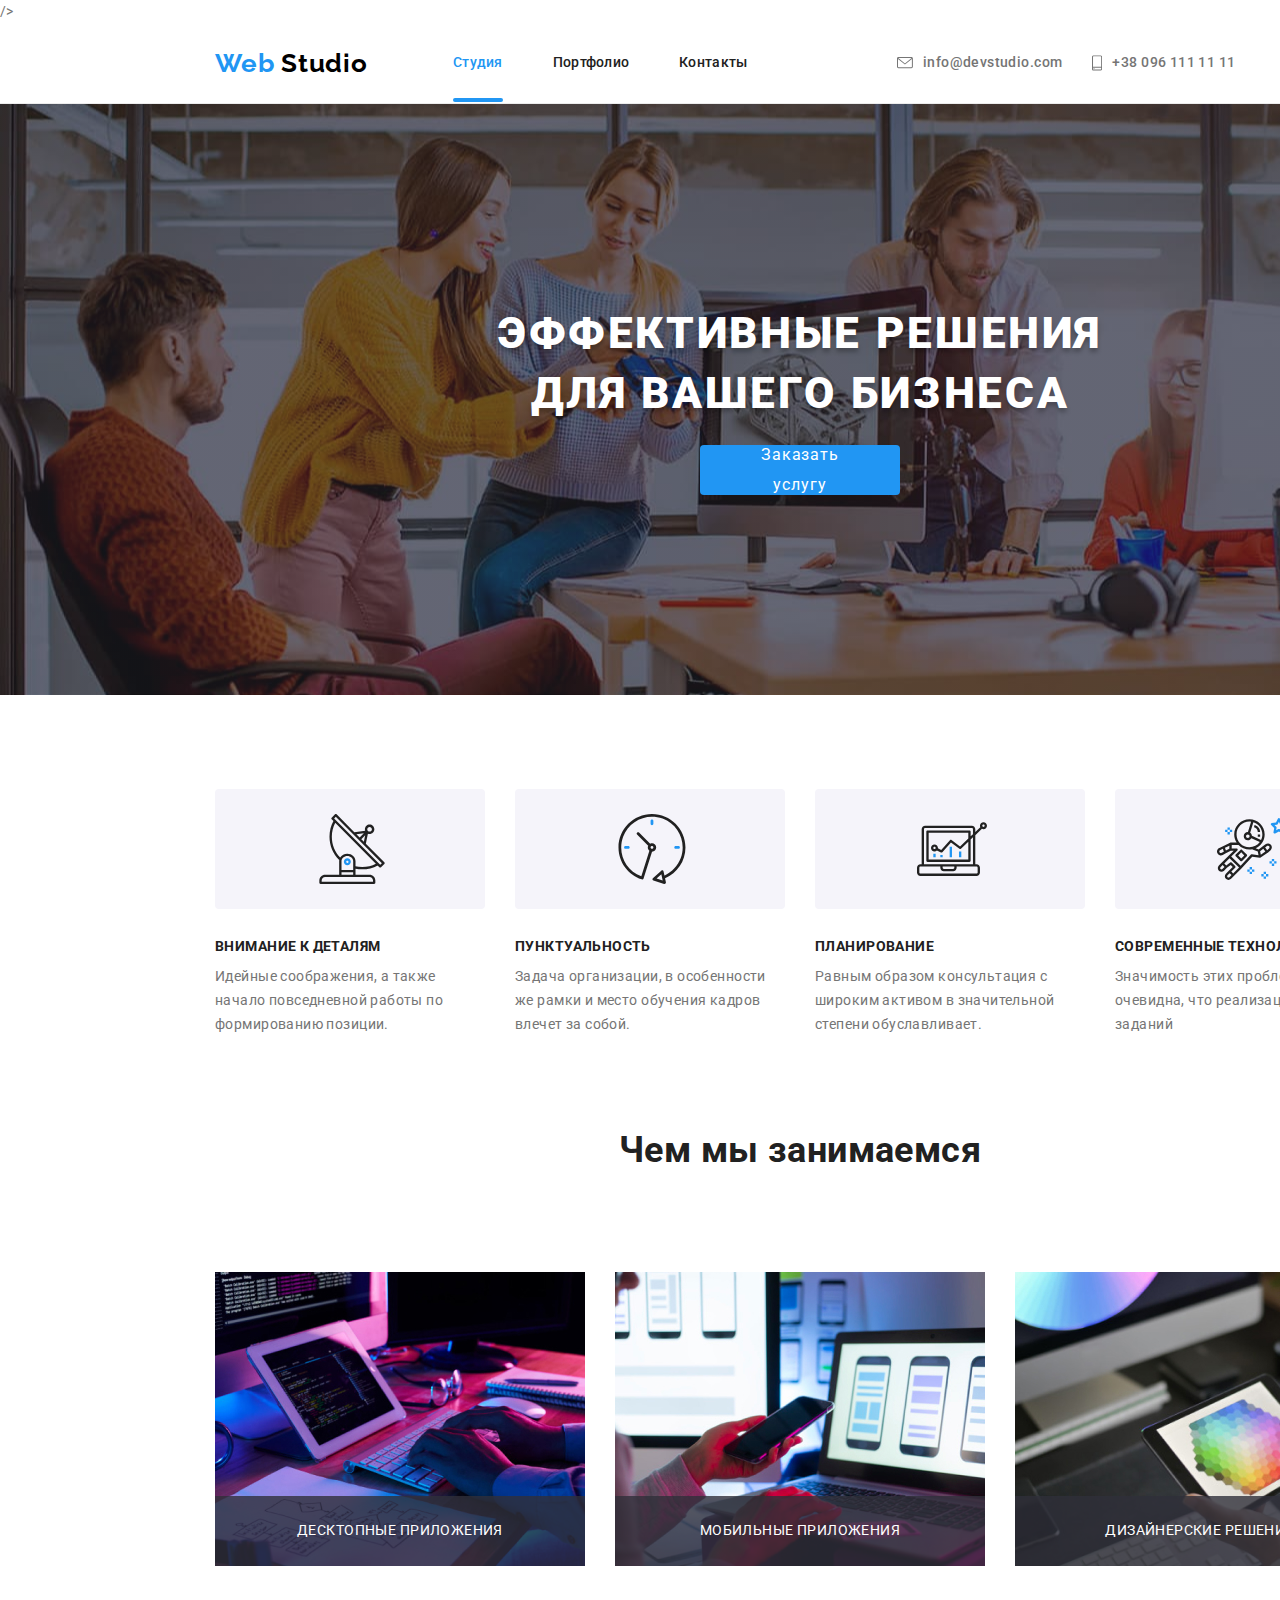
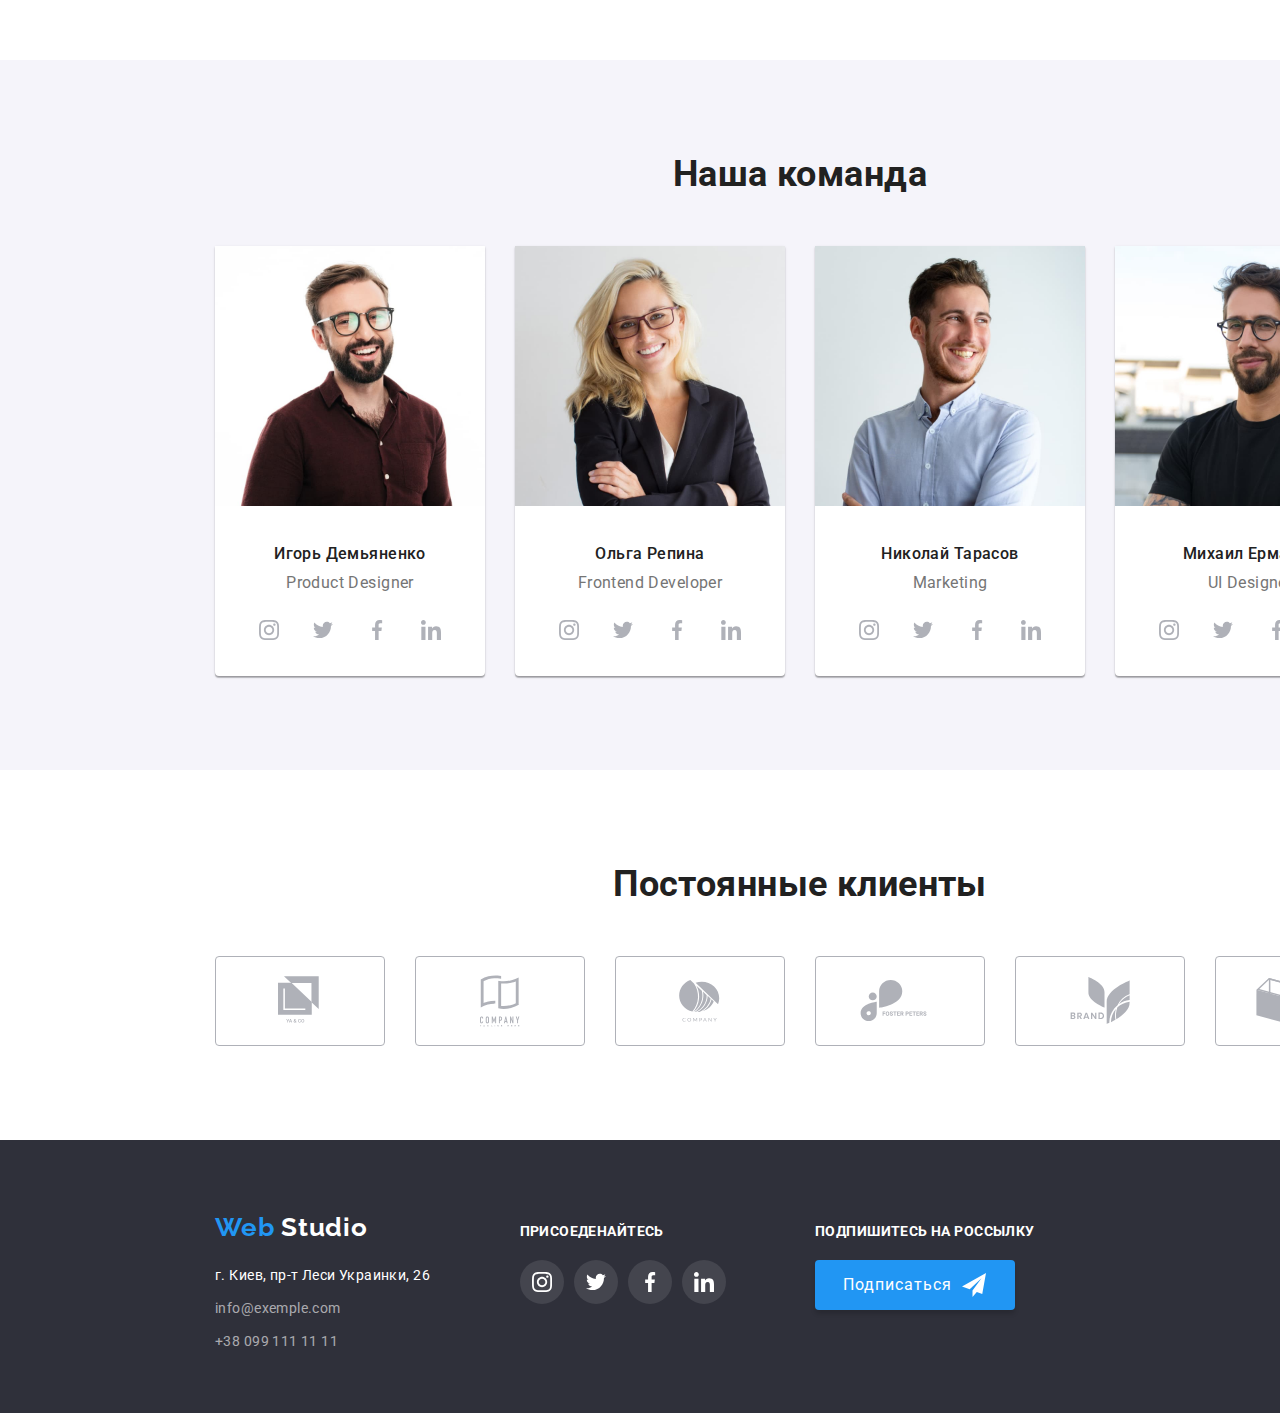
<file: index.html>
<!DOCTYPE html>
<html lang="ru">
<head>
    <meta charset="UTF-8">
    <meta name="viewport" content="width=device-width, initial-scale=1.0">
    <title>Web Studio</title>
    <link href="https://fonts.googleapis.com/css2?family=Raleway:wght@700&family=Roboto:wght@400;500;700;900&display=swap" 
          rel="stylesheet"/>
    <link rel="stylesheet" href="./css/styles.css"/>
    <link rel="stylesheet"  href="./css/normalize.css"/>/>
</head>
<body>   

    <!--шапка страницы-->
    <header  class="conteiner page-header">
        <nav class=" navigation">
            <a href="./index.html" class="logo"><span class="web">Web</span> Studio</a>
            
            <ul class="site-nav list">  
                <li class="link-item">
                    <a href="./index.html" class="curent link" style="color: var(--accent-color)">Студия</a>
                </li>
                <li class="link-item">
                    <a href="./portfolio.html" class="link">Портфолио</a>
                </li>
                <li class="link-item">
                    <a href="" class="link">Контакты</a>
                </li>      
            </ul>
        </nav>

        <ul class="site-auth list">  
            <li class="link-item">
                <div class="hover-link">
                    <a href="mailto:info@devstudio.com" class="contact-link">
                        <svg class="header-svg" width="16" height="12">
                            <use href="./images/sprite.svg#icon-letter"></use>
                        </svg>
                     info@devstudio.com 
                    </a>
                </div>
            </li>
            <li class="link-item">
                <div class="hover-link">
                    <a href="tel:+380961111111" class="contact-link">
                        <svg class="header-svg smartphone" width="10" height="16">
                            <use href="./images/sprite.svg#icon-smartphone"></use>
                        </svg>
                     +38 096 111 11 11 
                    </a>
                </div>
            </li>
        </ul>
    </header>
    <main>

        <!--hero--->
        <section class="hero">
            <div class="conteiner hero-conteiner">
                <h1 class="hero-title">Эффективные решения<br> для вашего бизнеса</h1>
                <button class="button primary" data-modal-open>Заказать услугу</button>    
            </div>
        </section>
        
        <div class="backdrop is-hidden" data-modal>
            <div class="modal">
                <button class="btn-close" data-modal-close>
                    <span class="close">&#10006;</span>
                </button>
            </div>
        </div>


        <!--особенности-->
        <section class="section">
            <div class="conteiner features">
                <h2 hidden>Oсобенности</h2>
                <ul class="list features">
                    <li class="features-box">
                        <div class="icon-features">
                            <svg class="features-svg">
                                <use href="./images/sprite.svg#icon-antena"> </use>
                            </svg>
                        </div>
                        <h2 class="title">Внимание к деталям</h2>
                        <p>Идейные соображения, а также начало повседневной работы по формированию позиции.</p>
                    </li>
                    <li class="features-box">
                        <div class="icon-features">
                            <svg class="features-svg">
                                <use href="./images/sprite.svg#icon-clock"></use>
                            </svg>
                        </div>
                        <h2 class="title">Пунктуальность</h2>
                        <p>Задача организации, в особенности же рамки и место обучения кадров влечет за собой.</p>
                    </li>
                    <li class="features-box">
                        <div class="icon-features">
                            <svg class="features-svg">
                                <use href="./images/sprite.svg#icon-diagram"></use>
                            </svg>
                        </div>
                        <h2 class="title">Планирование</h2>
                        <p>Равным образом консультация с широким активом в значительной степени обуславливает.</p>
                    </li>
                    <li class="features-box">
                        <div class="icon-features">
                            <svg class="features-svg">
                                <use href="./images/sprite.svg#icon-astronaut"></use>
                            </svg>
                        </div>
                        <h2 class="title">Современные технологии</h2>
                        <p>Значимость этих проблем настолько очевидна, что реализация плановых заданий</p>
                    </li>
                </ul>
            </div>
        </section>
        

        <!--чем мы занимаемся-->
        <section class="section">
            <div class="conteiner work">
                <h2 class="section-title">Чем мы занимаемся</h2>
                <ul class="list work">
                    <li class="work-box">
                        <img src="./images/pic/box 1.jpg" alt="программы для компьютера"> 
                        <p class="text">Десктопные приложения</p>
                    </li>
                    <li class="work-box">
                        <img src="./images/pic/box 2.jpg" alt="программы для смартфона">
                        <p class="text">Мобильные приложения</p>
                    </li>
                    <li class="work-box">
                        <img src="./images/pic/box 3.jpg" alt="программа для планшэта">
                        <p class="text">Дизайнерские решения</P>
                    </li>
                </ul>
            </div> 
        </section>

        <!--наша команда-->
        <section class="section">
            <div class="conteiner team">
                <h2 class="section-title">Наша команда</h2>
                <ul class="list team">
                    <li class="team-member 1">
                        <img src="./images/команда/Игорь.jpg" alt="фото работника" width="270">
                        <h3 class="team-title">Игорь Демьяненко</h3>
                        <p class="team-text">Product Designer</p>
                            
                        <ul class="list social-link-box">
                            <li class="social-link">
                                <a href="" class="icon-link">
                                    <svg class="icon-svg">
                                        <use href="./images/sprite.svg#icon-instagram"></use>
                                    </svg>
                                </a>
                            </li>
                            <li class="social-link">
                                <a href="" class="icon-link">
                                    <svg class="icon-svg">
                                        <use href="./images/sprite.svg#icon-twitter"></use>
                                    </svg>
                                </a>
                            </li>
                            <li class="social-link">
                                <a href="" class="icon-link">
                                    <svg class="icon-svg">
                                        <use href="./images/sprite.svg#icon-facebook"></use>
                                    </svg>
                                </a>
                            </li>
                            <li class="social-link">    
                                <a href="" class="icon-link">
                                    <svg class="icon-svg">
                                        <use href="./images/sprite.svg#icon-linkedin"></use>
                                    </svg>
                                </a>
                            </li>
                        </ul>  
                    </li>
                    <li class="team-member 2">
                        <img src="./images/команда/ольга.jpg" alt="фото работника" width="270">
                        <h3 class="team-title">Ольга Репина</h3>
                        <p class="team-text">Frontend Developer</p>
                        
                        <ul class="list social-link-box">
                            <li class="social-link">
                                <a href="" class="icon-link">
                                    <svg class="icon-svg">
                                        <use href="./images/sprite.svg#icon-instagram"></use>
                                    </svg>
                                </a>
                            </li>
                            <li class="social-link">
                                <a href="" class="icon-link">
                                    <svg class="icon-svg">
                                        <use href="./images/sprite.svg#icon-twitter"></use>
                                    </svg>
                                </a>
                            </li>
                            <li class="social-link">
                                <a href="" class="icon-link">
                                    <svg class="icon-svg">
                                        <use href="./images/sprite.svg#icon-facebook"></use>
                                    </svg>
                                </a>
                            </li>
                            <li class="social-link">    
                                <a href="" class="icon-link">
                                    <svg class="icon-svg">
                                        <use href="./images/sprite.svg#icon-linkedin"></use>
                                    </svg>
                                </a>
                            </li>
                        </ul>  
                    </li>
                    <li class="team-member 3">
                        <img src="./images/команда/николай.jpg" alt="фото работника" width="270">
                        <h3 class="team-title">Николай Тарасов</h3>
                        <p class="team-text">Marketing</p>
                            
                        <ul class="list social-link-box">
                            <li class="social-link">
                                <a href="" class="icon-link">
                                    <svg class="icon-svg">
                                        <use href="./images/sprite.svg#icon-instagram"></use>
                                    </svg>
                                </a>
                            </li>
                            <li class="social-link">
                                <a href="" class="icon-link">
                                    <svg class="icon-svg">
                                        <use href="./images/sprite.svg#icon-twitter"></use>
                                    </svg>
                                </a>
                            </li>
                            <li class="social-link">
                                <a href="" class="icon-link">
                                    <svg class="icon-svg">
                                        <use href="./images/sprite.svg#icon-facebook"></use>
                                    </svg>
                                </a>
                            </li>
                            <li class="social-link">    
                                <a href="" class="icon-link">
                                    <svg class="icon-svg">
                                        <use href="./images/sprite.svg#icon-linkedin"></use>
                                    </svg>
                                </a>
                            </li>
                        </ul>  
                    </li>
                    <li class="team-member 4">
                        <img src="./images/команда/Михаил.jpg" alt="фото работника" width="270">
                        <h3 class="team-title">Михаил Ермаков</h3>
                        <p class="team-text">UI Designer</p>
                            
                        <ul class="list social-link-box">
                            <li class="social-link">
                                <a href="" class="icon-link">
                                    <svg class="icon-svg">
                                        <use href="./images/sprite.svg#icon-instagram"></use>
                                    </svg>
                                </a>
                            </li>
                            <li class="social-link">
                                <a href="" class="icon-link">
                                    <svg class="icon-svg">
                                        <use href="./images/sprite.svg#icon-twitter"></use>
                                    </svg>
                                </a>
                            </li>
                            <li class="social-link">
                                <a href="" class="icon-link">
                                    <svg class="icon-svg">
                                        <use href="./images/sprite.svg#icon-facebook"></use>
                                    </svg>
                                </a>
                            </li>
                            <li class="social-link">    
                                <a href="" class="icon-link">
                                    <svg class="icon-svg">
                                        <use href="./images/sprite.svg#icon-linkedin"></use>
                                    </svg>
                                </a>
                            </li>
                        </ul>  
                    </li>
                </ul>
            </div> 
        </section>

        <!--постоянные клиенты-->
        <section class="section">
            <div class="conteiner clients">
                <h2 class="section-title">Постоянные клиенты</h2>
                <ul class="list clients-list-box">
                    <li class="clients-list">
                        <a href="" class="icon-client-link">
                            <svg class="client-svg" width="45" height="50">
                                <use href="./images/sprite.svg#icon-logo1"></use>
                            </svg>
                        </a>
                    </li>
                    <li class="clients-list">
                        <a href="" class="icon-client-link">
                            <svg class="client-svg" width="40" height="52">
                                <use href="./images/sprite.svg#icon-logo2"></use>
                            </svg>
                        </a>
                    </li>
                    <li class="clients-list">
                        <a href="" class="icon-client-link">
                            <svg class="client-svg" width="41" height="42">
                                <use href="./images/sprite.svg#icon-logo3"></use>
                            </svg>
                        </a>
                    </li>
                    <li class="clients-list">
                        <a href="" class="icon-client-link">
                            <svg class="client-svg" width="80" height="42">
                                <use href="./images/sprite.svg#icon-logo4"></use>
                            </svg>
                        </a>
                    </li>
                    <li class="clients-list">
                        <a href="" class="icon-client-link">
                            <svg class="client-svg" width="60" height="47">
                                <use href="./images/sprite.svg#icon-logo5"></use>
                            </svg>
                        </a>
                    </li>
                    <li class="clients-list">
                        <a href="" class="icon-client-link">
                            <svg class="client-svg" width="88" height="45">
                                <use href="./images/sprite.svg#icon-logo6"></use>
                            </svg>
                        </a>
                    </li>
                </ul>
            </div>
        </section> 
    </main>
    
    <!--подвал-->
    <footer class="section">
        <div class="conteiner footer">   
            
            <!--контакты-->
            <div class="footer-box footer-contacts">
                <a href="./index.html" class="logo logo-footer"><span class="web">Web</span> Studio</a>
                <address class="address-item">г. Киев, пр-т Леси Украинки, 26</address>  
                <ul class="list contacts">
                    <li class="contacts-item">info@exemple.com</li>
                    <li class="contacts-item">+38 099 111 11 11</li>
                </ul>     
            </div>

            <!--соц.сети-->
            <div class="footer-box join ">
                <p class="text-footer">Присоеденайтесь</p>
                <ul class="list links-box-footer">
                    <li class="social-links-footer">
                        <a class="icon-link" href="" aria-label="Cсылка на instagram">
                            <svg class="icon-svg footer-svg">
                                <use href="./images/sprite.svg#icon-instagram"></use>
                            </svg>
                        </a>
                    </li>
                    <li class="social-links-footer">
                        <a class="icon-link" href="" aria-label="Cсылка на twitter">
                            <svg class="icon-svg footer-svg">
                                <use href="./images/sprite.svg#icon-twitter"></use>
                            </svg>
                        </a>
                    </li>
                    <li class="social-links-footer">
                        <a class="icon-link" href="" aria-label="Cсылка на facebook">
                            <svg class="icon-svg footer-svg">
                                <use href="./images/sprite.svg#icon-facebook"></use>
                            </svg>
                        </a>
                    </li>
                    <li class="social-links-footer">
                        <a class="icon-link" href="" aria-label="Cсылка на linkedin">
                            <svg class="icon-svg footer-svg">
                                <use href="./images/sprite.svg#icon-linkedin"></use>
                            </svg>
                        </a>
                    </li>
                </ul>
            </div>

            <!--подписка на россылку-->
            <div class="footer-box registery">
                <p class="text-footer">подпишитесь на россылку</p>
                <a href="" class="button secondary">Подписаться
                    <svg class="subscribe-svg" >
                        <use href="./images/sprite.svg#icon-iconsend"></use>
                    </svg>
                </a>
            </div>
        </div>
    </footer>
    
    <script src="./js/modal.js"></script>
</body>
</html>
</file>
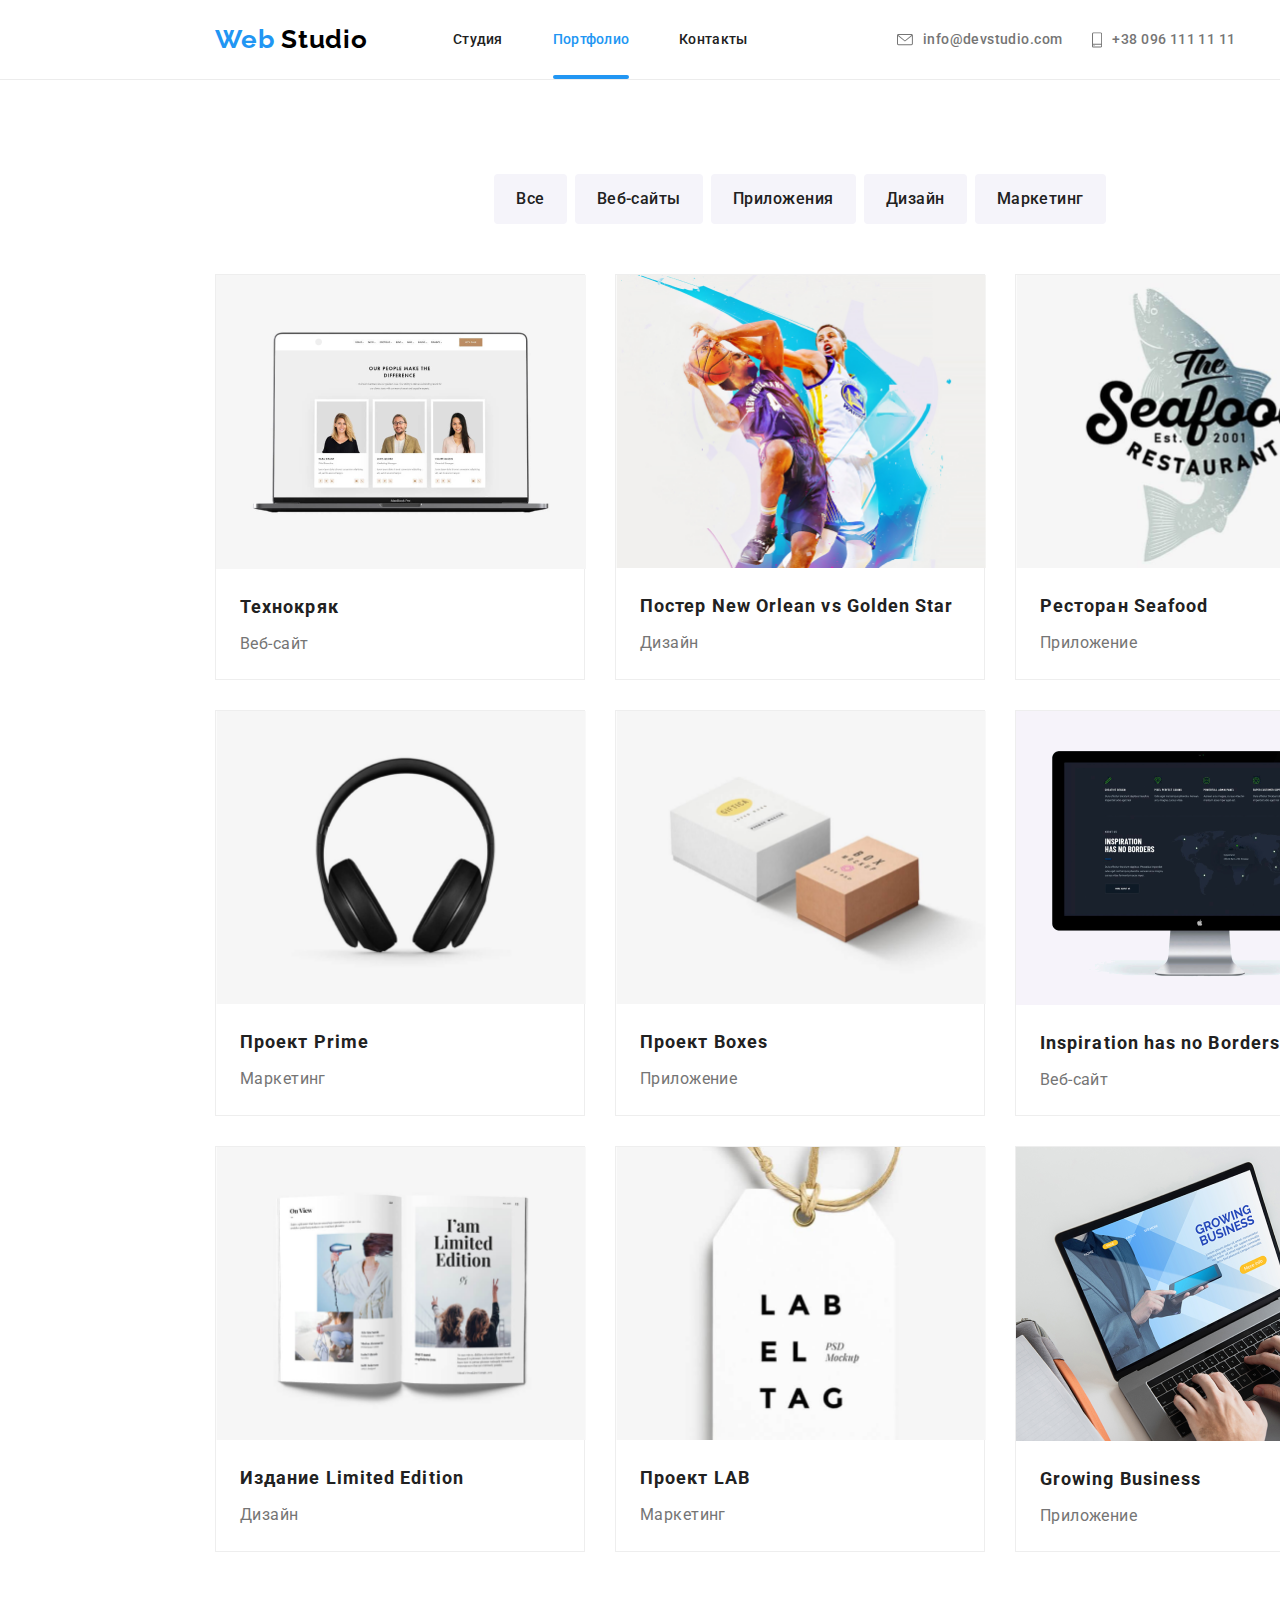
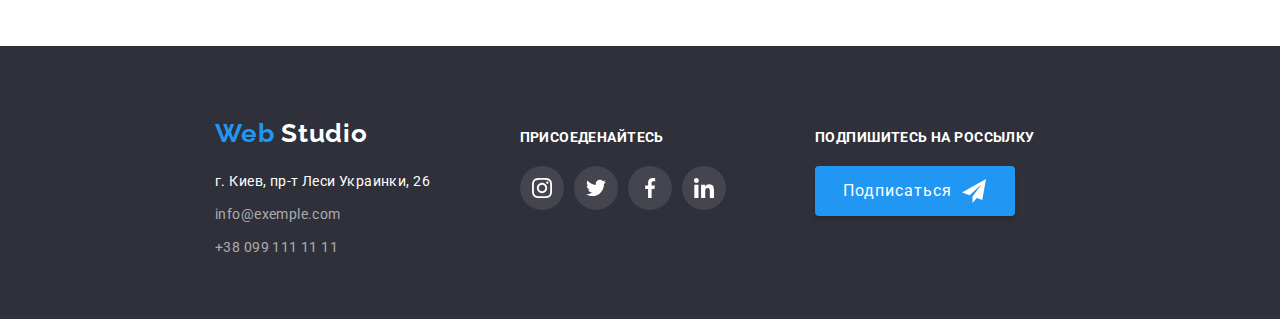
<file: portfolio.html>
<!DOCTYPE html>
<html lang="ru">
<head>
    <meta charset="UTF-8">
    <meta name="viewport" content="width=device-width, initial-scale=1.0">
    <title>Portfolio</title>
    <link href="https://fonts.googleapis.com/css2?family=Raleway:wght@700&family=Roboto:wght@400;500;700;900&display=swap" 
          rel="stylesheet">
    <link rel="stylesheet" href="./css/styles.css">
    <link rel="stylesheet" href="./css/normalize.css"/>
</head>
<body>

    <!--шапка страницы-->
    <header  class="conteiner page-header">
        <nav class=" navigation">
            <a href="./index.html" class="logo"><span class="web">Web</span> Studio</a>
            
            <ul class="site-nav list">  
                <li class="link-item">
                    <a href="./index.html" class="link">Студия</a>
                </li>
                <li class="link-item">
                    <a href="./portfolio.html" class="curent link" style="color: var(--accent-color)">Портфолио</a>
                </li>
                <li class="link-item">
                    <a href="" class="link">Контакты</a>
                </li>      
            </ul>
        </nav>

        <ul class="site-auth list">  
            <li class="link-item">
                <a href="mailto:info@devstudio.com" class="contact-link">
                    <svg class="header-svg" width="16" height="12">
                        <use href="./images/sprite.svg#icon-letter"></use>
                    </svg>
                    info@devstudio.com 
                </a>
            </li>
            <li class="link-item">
                <a href="tel:+380961111111" class="contact-link">
                    <svg class="header-svg" width="10" height="16">
                        <use href="./images/sprite.svg#icon-smartphone"></use>
                    </svg>
                 +38 096 111 11 11 
                </a>
            </li>
        </ul>
    </header>

    <main class="conteiner">
        <section class="section">

        <!--фильтры-->
            <div class="filters">
                <ul class="list filters flexbox">
                    <li><button class="button filters">Все</button></li>
                    <li><button class="button filters">Веб-сайты</button></li>
                    <li><button class="button filters">Приложения</button></li>
                    <li><button class="button filters">Дизайн</button></li>
                    <li><button class="button filters">Маркетинг</button></li>
                </ul>  
            </div>

         <!--проэкты-->
         <h2 hidden>проэкты</h2>
         <div class="projects-portfolio">
            <ul class="projects-list list">
                <li class="projects-item">
                    <a href="" class="projects-link">
                        <div class="efect">
                            <img src="./images/pic/ноут.png" width="370" alt="ноут">
                            <div class="effects-title">
                                <p>Технокряк это современная площадка распространения коронавируса. 
                                Компании используют эту платформу для цифрового шпионажа и атак на защищённые сервера конкурентов.</p>        
                            </div>
                        </div>
                        <div class="card">
                            <h2 class="title">Технокряк</h2>
                            <p class="text">Веб-сайт</p>
                        </div>
                    </a>
                </li>
                <li class="projects-item">
                    <a href="" class="projects-link">
                        <div class="efect">
                            <img src="./images/pic/баскетболисты.png" width="370" alt="баскетболисты">
                            <div class="effects-title">
                                <p>Технокряк это современная площадка распространения коронавируса. 
                                Компании используют эту платформу для цифрового шпионажа и атак на защищённые сервера конкурентов.</p>        
                            </div>
                        </div>
                        <div class="card">
                            <h2 class="title">Постер New Orlean vs Golden Star</h2>
                            <p class="text">Дизайн</p>
                        </div>
                    </a>
                </li>
                <li class="projects-item">
                    <a href="" class="projects-link">
                        <div class="efect">
                            <img src="./images/pic/ресторан.png" width="370" alt="ресторан">
                            <div class="effects-title">
                                <p>Технокряк это современная площадка распространения коронавируса. 
                                Компании используют эту платформу для цифрового шпионажа и атак на защищённые сервера конкурентов.</p>        
                            </div>
                        </div>
                        <div class="card">
                            <h2 class="title">Ресторан Seafood</h2>
                            <p class="text">Приложение</p>
                        </div>
                    </a>
                </li>
                <li class="projects-item">
                    <a href="" class="projects-link">
                        <div class="efect">
                            <img src="./images/pic/наушники.png" width="370" alt="наушники">
                            <div class="effects-title">
                                <p>Технокряк это современная площадка распространения коронавируса. 
                                Компании используют эту платформу для цифрового шпионажа и атак на защищённые сервера конкурентов.</p>        
                            </div>
                        </div>
                        <div class="card">
                            <h2 class="title">Проект Prime</h2>
                            <p class="text">Маркетинг</p>
                        </div>
                    </a>
                </li>
                <li class="projects-item">
                    <a href="" class="projects-link">
                        <div class="efect">
                            <img src="./images/pic/коробки.png" width="370" alt="коробки">
                            <div class="effects-title">
                                <p>Технокряк это современная площадка распространения коронавируса. 
                                Компании используют эту платформу для цифрового шпионажа и атак на защищённые сервера конкурентов.</p>        
                            </div>
                        </div>
                        <div class="card">
                            <h2 class="title">Проект Boxes</h2>
                            <p class="text">Приложение</p>
                        </div>
                    </a>
                </li>
                <li class="projects-item">
                    <a href="" class="projects-link">
                        <div class="efect">
                            <img src="./images/pic/computer.png" width="370" alt="computer">
                            <div class="effects-title">
                                <p>Технокряк это современная площадка распространения коронавируса. 
                                Компании используют эту платформу для цифрового шпионажа и атак на защищённые сервера конкурентов.</p>        
                            </div>
                        </div>
                        <div class="card">
                            <h2 class="title">Inspiration has no Borders</h2>
                            <p class="text">Веб-сайт</p>
                        </div>
                    </a>
                </li>
                <li class="projects-item">
                    <a href="" class="projects-link">
                        <div class="efect">
                            <img src="./images/pic/книга.png" width="370" alt="книга">
                            <div class="effects-title">
                                <p>Технокряк это современная площадка распространения коронавируса. 
                                Компании используют эту платформу для цифрового шпионажа и атак на защищённые сервера конкурентов.</p>        
                            </div>
                        </div>
                        <div class="card">
                            <h2 class="title">Издание Limited Edition</h2>
                            <p class="text">Дизайн</p>
                        </div>    
                    </a>
                </li>
                <li class="projects-item">
                    <a href="" class="projects-link">
                        <div class="efect">
                            <img src="./images/pic/лаб.png" width="370" alt="LABELTEG">
                            <div class="effects-title">
                                <p>Технокряк это современная площадка распространения коронавируса. 
                                Компании используют эту платформу для цифрового шпионажа и атак на защищённые сервера конкурентов.</p>        
                            </div>
                        </div>
                        <div class="card">
                            <h2 class="title">Проект LAB</h2>
                            <p class="text">Маркетинг</p>
                        </div>    
                    </a>
                </li>
                <li class="projects-item">
                    <a href="" class="projects-link">
                        <div class="efect">
                            <img src="./images/pic/notebook.png" width="370" alt="notebook">
                            <div class="effects-title">
                                <p>Технокряк это современная площадка распространения коронавируса. 
                                Компании используют эту платформу для цифрового шпионажа и атак на защищённые сервера конкурентов.</p>        
                            </div>
                        </div>
                        <div class="card">
                            <h2 class="title">Growing Business</h2>
                            <p class="text">Приложение</p>
                        </div>    
                    </a>
                </li>
            </ul>
         </div>
        </section> 
    </main>

    <!--подвал-->
    <footer class="section">
        <div class="conteiner footer">   
            
            <!--контакты-->
            <div class="footer-box footer-contacts">
                <a href="./index.html" class="logo logo-footer"><span class="web">Web</span> Studio</a>
                <address class="address-item">г. Киев, пр-т Леси Украинки, 26</address>  
                <ul class="list contacts">
                    <li class="contacts-item">info@exemple.com</li>
                    <li class="contacts-item">+38 099 111 11 11</li>
                </ul>     
            </div>

            <!--соц.сети-->
            <div class="footer-box join ">
                <p class="text-footer">Присоеденайтесь</p>
                <ul class="list links-box-footer">
                    <li class="social-links-footer">
                        <a class="icon-link" href="" aria-label="Cсылка на instagram">
                            <svg class="icon-svg footer-svg">
                                <use href="./images/sprite.svg#icon-instagram"></use>
                            </svg>
                        </a>
                    </li>
                    <li class="social-links-footer">
                        <a class="icon-link" href="" aria-label="Cсылка на twitter">
                            <svg class="icon-svg footer-svg">
                                <use href="./images/sprite.svg#icon-twitter"></use>
                            </svg>
                        </a>
                    </li>
                    <li class="social-links-footer">
                        <a class="icon-link" href="" aria-label="Cсылка на facebook">
                            <svg class="icon-svg footer-svg">
                                <use href="./images/sprite.svg#icon-facebook"></use>
                            </svg>
                        </a>
                    </li>
                    <li class="social-links-footer">
                        <a class="icon-link" href="" aria-label="Cсылка на linkedin">
                            <svg class="icon-svg footer-svg">
                                <use href="./images/sprite.svg#icon-linkedin"></use>
                            </svg>
                        </a>
                    </li>
                </ul>
            </div>

            <!--подписка на россылку-->
            <div class="footer-box registery">
                <p class="text-footer">подпишитесь на россылку</p>
                <a href="" class="button secondary">Подписаться
                    <svg class="subscribe-svg" >
                        <use href="./images/sprite.svg#icon-iconsend"></use>
                    </svg>
                </a>
            </div>
        </div>
    </footer>
    </body>
</html>
</file>
<file: css/styles.css>
/* .navigation,
.site-nav,
.site-auth {
   outline: 1px solid black; 
} */


:root {
    --primary-text-color: #212121;
    --text-color:  #757575;
    --accent-color: #2196F3;
    --primary-white-color: #ffffff;
}

*,
*:before,
*:after {
    box-sizing: border-box;
}

body {
    margin: 0px 0px 0px 0px;
    font-family: Roboto;
    font-style: normal;
    font-weight: 400;
    font-size: 14px;
    line-height: 1.71;    
    letter-spacing: 0.03em;
    background-color: var(--primary-white-color);
    color: var(--text-color); 
} 

nav {
    display: flex;
    font-weight: 500;
    line-height: 1.14;
    letter-spacing: 0.02em;
    color: var(--primary-text-color);
}

h1,h2,h3,h4,h5 {
    color: var(--primary-text-color);
    font-weight: 700;
}

.list {
    list-style: none;
    padding: 0;
    margin: 0;
}

.logo {
    font-family: Raleway;
    font-weight: 700;
    font-size: 26px;
    line-height: 1.19;
    letter-spacing: 0.03em;
    color: #000000;
    text-decoration: none;
}

.web {
    color: var(--accent-color);
}

.conteiner {
    width: 1600px;
    padding-left: 215px;
    padding-right: 215px;
    margin-left: auto;
    margin-right: auto;
}

.page-header {
    display: flex;
    height: 80px;
    border-bottom: 1px solid #ECECEC;
}


/* SITE-NAU -AUTH */


.navigation, 
.site-nav,
.site-auth {
    display: flex;
    align-items: center;
    margin-right: auto; 
}

.navigation .logo {
    width: 153px;
    padding-top: 25px;
    padding-bottom: 25px;
    margin-right: 85px;
}

.link-item .contact-link,
.link-item .link {
    padding-top: 32px;
    padding-bottom: 32px;
    font-weight: 500;
    font-size: 14px;
    line-height: 1.14;
    text-decoration: none;
    color: var(--primary-text-color);
}

.site-nav .link-item:not(:first-child) { 
    margin-left: 50px;
}

.site-auth .contact-link {
    display: flex;
    align-items: center;
    color: var(--text-color);
    max-height: 80px;
}

.site-auth .link-item:not(:first-child) { 
    margin-left: 30px;
}

.header-svg {
    justify-content: center;
    align-items: center;
    margin-right: 10px;
    fill: currentColor;
}

.contact-link > .header-svg:hover {
    --color4: var(--accent-color);
    transition-duration: 250ms;
    transition-timing-function: cubic-bezier(0.4, 0, 0.2, 1);
 } 

.site-nav .link:hover,
.site-nav .link:focus,
.site-auth .contact-link:hover,
.site-auth .contact-link:focus, 
.contact-link .header-svg:hover,
.contact-link .header-svg:focus {
    color: var(--accent-color);
    transition-duration: 250ms;
    transition-timing-function: cubic-bezier(0.4, 0, 0.2, 1);
}

.link {
    position: relative;
}

.curent.link::after {
    content: " ";
    position: absolute;
    display: block;
    width: 100%;
    border-bottom: 4px solid var(--accent-color);
    border-radius: 2px;
    bottom: 0;
}


/* HERO */


.conteiner.hero-conteiner {
    display: block;
    text-align: center;
    padding: 0;
}

.conteiner.hero-conteiner {
    max-width: 1600px;
    max-height: 600px;
    margin-left: auto;
    margin-right: auto;
    padding-top: 200px;
    padding-bottom: 200px;

    background-image: linear-gradient( 
        rgba(47, 48, 58, 0.4), 
        rgba(47, 48, 58, 0.4) ), url(
        ../images/Header.jpg);
    background-color: #C4C4C4;    
    background-repeat: no-repeat;
    background-size: cover;
    background-position: center;
}

.hero-title {
    margin: 0 0 20px;

    text-transform: uppercase;
    text-align: center;

    color: var(--primary-white-color);
    font-weight: 900;
    font-size: 44px;
    line-height: 1.36;
    letter-spacing: 0.06em;
    text-shadow: 0px 4px 4px rgba(0, 0, 0, 0.25);
}


/* BUTTON */

.button {
    display: inline-flex;
    align-items: center;
    text-decoration: none; 
    width: 200px;
    height: 50px;
    padding: 10px 32px;
    border-radius: 4px;
    
    background-color: #F5F4FA;
    border: none;
    font-size: 16px;
    line-height: 1.88;
    letter-spacing: 0.06em;   
    color: var(--primary-text-color);
    cursor: pointer;
}

.button.primary {
    color: var(--primary-white-color);
    background-color: var(--accent-color);
}

.button.secondary {
    flex-wrap: wrap;
    padding: 10px 28px;
    box-shadow: 0px 4px 4px rgba(0, 0, 0, 0.15);
    color: var(--primary-white-color);
    background-color: var(--accent-color);
}

.button.primary:hover,
.button.secondary:hover {
    transition-duration: 250ms;
    transition-timing-function: cubic-bezier(0.4, 0, 0.2, 1);
    color: var(--accent-color);
    background-color: var(--primary-white-color);
    fill: var(--accent-color);
}



/*Modal*/

.backdrop {
    position: fixed;
    top: 0;
    left: 0;
    width: 100%;
    height: 100%;

    z-index: 1;
    background: rgba(0, 0, 0, 0.2);
    transform: scale(1);
    transition-duration: 300ms;
    transition-timing-function: ease-in;

}

.backdrop.is-hidden {
    pointer-events: none;
    opacity: 0;
    transform: scale(0.25);
}

.modal {
    position: absolute;
    top: 50%;
    left: 50%;
    transform: translate(-50%, -50%);
    width: 528px;
    height: 520px;

    box-shadow: 
    0px 1px 3px rgba(0, 0, 0, 0.12), 
    0px 1px 1px rgba(0, 0, 0, 0.14), 
    0px 2px 1px rgba(0, 0, 0, 0.2);
    border-radius: 4px;
    background: var(--primary-white-color);
}
  
.btn-close {
    position: absolute;
    top: 8px;
    right: 8px;
    width: 30px;
    height: 30px;
    padding: 0;
    border-radius: 50%;

    border: 1px solid rgba(0, 0, 0, 0.1);
    background-color: var(--primary-white-color);
    cursor: pointer;
}

span.close {
    display: inline-flex;
    justify-content: center;
    align-items: center;
    width: 18px;
    height: 18px;

    /* background-image: url(../images/svg/close.svg); */
}

/* ОСОБЕННОСТИ */

.section {
   margin-top: 94px;
}

.list.features {
    display: flex;
}

.features-box {
    width: calc((100% - 30px * 3) / 4);
    margin-right: 30px;
}

.features-box:nth-child(4n) {
    margin-right: 0;
}

.features .title {
    font-size: 14px;
    line-height: 1.14;
    text-transform: uppercase;
    color: var(--primary-text-color);
    margin-top: 0;
    margin-top: 30px;
    margin-bottom: 10px;
}

.features-box > p {
    margin: 0;
}

.icon-features {
    width: 270px;
    height: 120px;
    padding: 25px 102px;
    background: #F5F4FA;
    border-radius: 4px;
}

.features-svg {
    background-size: contain;
    width: 70px;
    height: 70px;
    fill: currentColor;
}


/* Чем мы занимаемся */


.section-title {
    font-size: 36px;
    line-height: 1.16;
    text-align: center;
    color: var(--primary-text-color);
    margin: 0;
    padding-bottom: 50px;
}

.work-box .text {
    display: inline-flex;
    justify-content: center;
    align-items: center;
    height: 70px;
    margin: 0;
    position: absolute;
    bottom: 0;
    left: 0;
    right: 0;

    text-transform: uppercase;
    font-size: 14px;
    line-height: 1.14;
    background: rgba(47, 48, 58, 0.8);
    color: var(--primary-white-color); 
}

.list.work {
    display: flex; 
    padding-top: 50px;
}

.work-box {
    width: calc((100% - 30px * 2) / 3);
    margin-right: 30px;
    position: relative;
}

.work-box >img {
    display: block;
}

.work-box:nth-child(3n) {
    margin-right: 0;
}



/* НАША КОМАНДА */


.conteiner.team {
    background-color: #F5F4FA;
    padding-top: 94px;
    padding-bottom: 94px;
}

.list.team {
    display: flex;
}

.team .team-title {
    margin: 30px 0 0;   
    text-align: center;
    font-weight: 500;
    font-size: 16px;
    line-height: 1.19;
    color: var(--primary-text-color);
}

.team .team-text { 
    font-size: 16px;
    line-height: 1.19;
    text-align: center;
    color: var(--text-color);
    margin: 10px 0 0;
}

.team-member {
    width: calc((100% - 30px * 3) / 4);
    margin-right: 30px;
    background-color: #fff;
    box-shadow: 
    0px 1px 3px rgba(0, 0, 0, 0.12), 
    0px 1px 1px rgba(0, 0, 0, 0.14), 
    0px 2px 1px rgba(0, 0, 0, 0.2);
    border-radius: 0px 0px 4px 4px;
}

.team-member:hover {
    box-shadow: 0px 4px 4px rgba(0, 0, 0, 0.25);
    transition-duration: 250ms;
    transition-timing-function: cubic-bezier(0.4, 0, 0.2, 1);
}

.team-member:nth-child(4n) {
    margin-right: 0;
}

.social-link-box {
    display: flex;  
    padding: 16px 32px 24px;    
}

.social-link:not(:last-child) {
    margin-right: 10px;
}

.icon-link {
    display: flex;
    align-items: center;
    justify-content: center;
    border-radius: 50%;
    width: 44px;
    height: 44px;
}

.icon-link:hover,
.icon-link:focus {
    color: var(--accent-color);
    transition-duration: 250ms;
    transition-timing-function: cubic-bezier(0.4, 0, 0.2, 1);
}

.icon-svg {
    width: 20px;
    height: 20px;
}

.icon-link:hover > .icon-svg {
    --color4: #FFFFFF;
    transition-duration: 250ms;
    transition-timing-function: cubic-bezier(0.4, 0, 0.2, 1);
}


/* CLIENTS */


.clients-list-box  {
    display: flex;
}

.clients-list {
    width: calc((100% - 30px * 5) / 6);
    margin-right: 30px;
}

.icon-client-link {
    display: flex;
    justify-content: center;
    align-items: center;
    width: 170px;
    height: 90px;
    border: 1px solid #afb1b8;
    border-radius: 4px;
}

.icon-client-link:hover,
.icon-client-link:focus {
    border: 1px solid var(--accent-color);
    transition-duration: 250ms;
    transition-timing-function: cubic-bezier(0.4, 0, 0.2, 1);
}

.icon-client-link:hover > .client-svg,
.icon-client-link:focus > .client-svg {
    --color4: #2196F3;
    transition-duration: 250ms;
    transition-timing-function: cubic-bezier(0.4, 0, 0.2, 1);
}


/* FOOTER */

.conteiner.footer {
    display: flex;
    justify-content: space-between;
    padding-top: 72px;
    padding-bottom: 60px;
    font-size: 14px;
    line-height: 1.71;
    background: #2F303A;
    color: var(--primary-white-color); 
}

.logo.logo-footer {    
    color: var(--primary-white-color);
    margin-top: -12px;
} 

address {
    font-style: normal;
    margin-top: 20px;
}

.list.contacts .contacts-item {
    margin-top: 9px;
}

.list.contacts  {
    color: rgba(255, 255, 255, 0.6);
    text-decoration: none
}

.footer-box.join {
    margin-top: 12px;
}

.links-box-footer {
    display: flex;
}

.social-links-footer:not(:last-child) {
    margin-right: 10px;
}

.social-links-footer > .icon-link {
    background-color: rgba(255, 255, 255, 0.1);
}

.icon-svg.footer-svg {
    --color4: #FFFFFF;
}

.icon-link:hover,
.icon-link:focus {
    background-color: var(--accent-color);
    transition-duration: 250ms;
    transition-timing-function: cubic-bezier(0.4, 0, 0.2, 1);
}

.conteiner.footer .text-footer {
    margin-top: 0;
    margin-bottom: 20px;    
    text-transform: uppercase;
    line-height: 1.14;
    font-weight: 700;
    letter-spacing: 0.03em;
}

.footer-box.registery {
    width: calc((100% - 30px) / 2);
    margin-top: 12px
}

.footer-box .button.secondary >.icon-send {
    display: inline-flex;
    align-items: center;
    justify-content: center;
    margin-left: 10px;
    width: 24px;
    height: 24px;
}
.subscribe-svg {
    width: 24px;
    height: 24px;
    margin-left: 10px;
    fill: currentColor;
}


/* ПОРТФОЛИО */


.button.filters {
    width: auto;
    padding: 6px 22px;
    font-weight: 500;
    line-height: 1.63;
    letter-spacing: 0.03em;
}

.list.filters.flexbox > li:not(:first-child) {
    margin-left: 8px;
}

.button.filters:hover {
    color: var(--primary-white-color);
    background-color: var(--accent-color);
    box-shadow: 
    0px 3px 1px rgba(0, 0, 0, 0.1), 
    0px 1px 2px rgba(0, 0, 0, 0.08), 
    0px 2px 2px rgba(0, 0, 0, 0.12);
    transition-duration: 250ms;
    transition-timing-function: cubic-bezier(0.4, 0, 0.2, 1);
}

.flexbox {
    display: flex;
    justify-content: center;
    margin-bottom: 50px;
}


/* PROJECTS */


.projects-list {
    display: flex;
    flex-wrap: wrap;
}

.projects-link {
    display: inline-block;
    text-decoration: none;
}

.projects-list > .projects-item {
    width: calc((100% - 30px * 2) / 3);
    margin-right: 30px;
    margin-bottom: 30px;
    border: 1px solid #EEEEEE;
}

.projects-item:hover {
    box-shadow: 
    0px 1px 1px rgba(0, 0, 0, 0.12), 
    0px 4px 4px rgba(0, 0, 0, 0.06), 
    0px 4px 6px rgba(0, 0, 0, 0.16);
    transition-duration: 250ms;
    transition-timing-function: cubic-bezier(0.4, 0, 0.2, 1);
}

.projects-item:nth-child(3n) {
    margin-right: 0;
}

.projects-item:nth-last-child(-n + 3) {
    margin-bottom: 0;
}

.efect > img {
    display: block;
}

.projects-item .card > .title {
    margin: 0 0 4px ;
    font-weight: 700;
    font-size: 18px;
    line-height: 2;
    letter-spacing: 0.06em;
    color: var(--primary-text-color);
}

.projects-item .card > .text {
    margin: 0;
    font-weight: 400;
    font-size: 16px;
    line-height: 1.87;
    color: var(--text-color);
}

.card {
   padding: 20px 24px;
   margin: 0;
   border-style: none;
}

.efect {
    position: relative;
    overflow: hidden; 
}

.projects-item:hover .effects-title {
    /* opacity: 1; */
    transform: translatey(0);
}

.effects-title {
    position: absolute;
    top: 0;
    margin: 0;
    padding: 63px 24px;
    /* opacity: 0; */
    
    font-size: 18px;
    line-height: 1.56;
    color: #FFFFFF;
    background-color: rgba(33, 150, 243, 0.9);

    transform: translatey(100%);
    transition-duration: 250ms;
    transition-timing-function: cubic-bezier(0.4, 0, 0.2, 1);
}





/* цвет текста заголовка черный #212121; */
/* вторичный цвет, абзац, #757575; */
/* белый цвет #FFFFFF; */
/* емейл напис rgba(255, 255, 255, 0.6) */
/*  иконки background: #E5E5E5; */
/* страниця вторичний цвет background: #F5F4FA; */
/* интерактивная подсветка цвет  #2196F3; */
/*  фон надписов "чем мы занимаемся"background: rgba(47, 48, 58, 0.8); */
/* фон наша команда background: #F5F4FA; */
</file>
